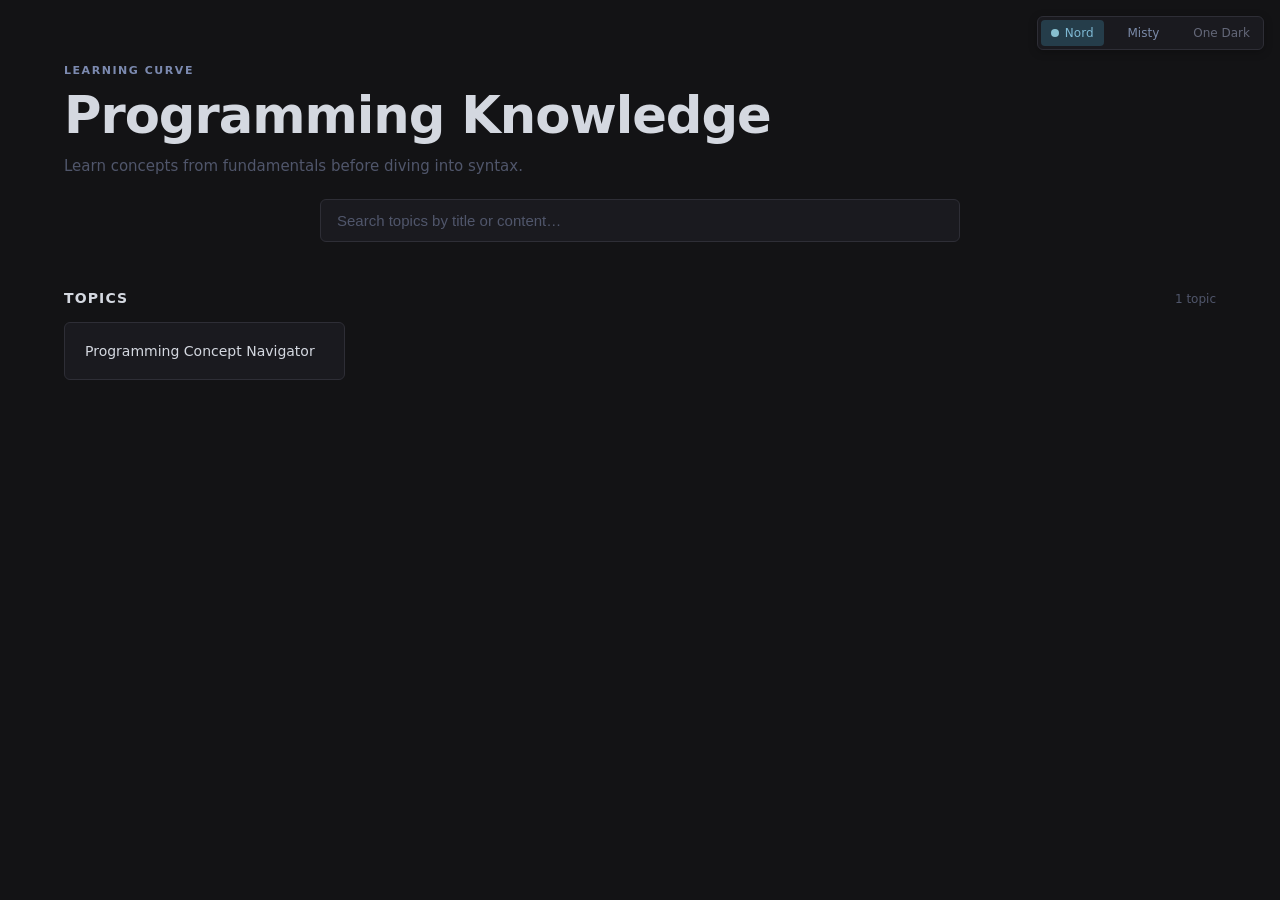
<file: index.html>
<!doctype html>
<html lang="en">
	<head>
		<meta charset="UTF-8" />
		<meta name="viewport" content="width=device-width, initial-scale=1.0" />

		<title>Learning Curve</title>

		<link rel="stylesheet" href="./style.css" />

		<!-- Service Worker: makes the theme switcher global across all pages -->
		<script>
			if ("serviceWorker" in navigator) {
				navigator.serviceWorker.register("./sw.js").catch(function () {});
			}
		</script>
	</head>

	<body>
		<header class="hero">
			<p class="eyebrow">LEARNING CURVE</p>

			<h1>Programming Knowledge</h1>

			<p class="description">
				Learn concepts from fundamentals before diving into syntax.
			</p>
			<input
				id="search-input"
				class="search-bar"
				type="text"
				placeholder="Search topics by title or content…"
				autocomplete="off"
			/>
		</header>

		<main>
			<section>
				<div class="section-header">
					<h2>Topics</h2>
					<span id="topic-count">0 topics</span>
				</div>
				<div id="topics" class="topics">
					<!-- Topics are generated by JavaScript -->
				</div>
				<div id="no-results" class="no-results"></div>
			</section>
		</main>

		<script src="./script.js"></script>
		<script src="./theme.js"></script>
		</body>
</html>
</file>
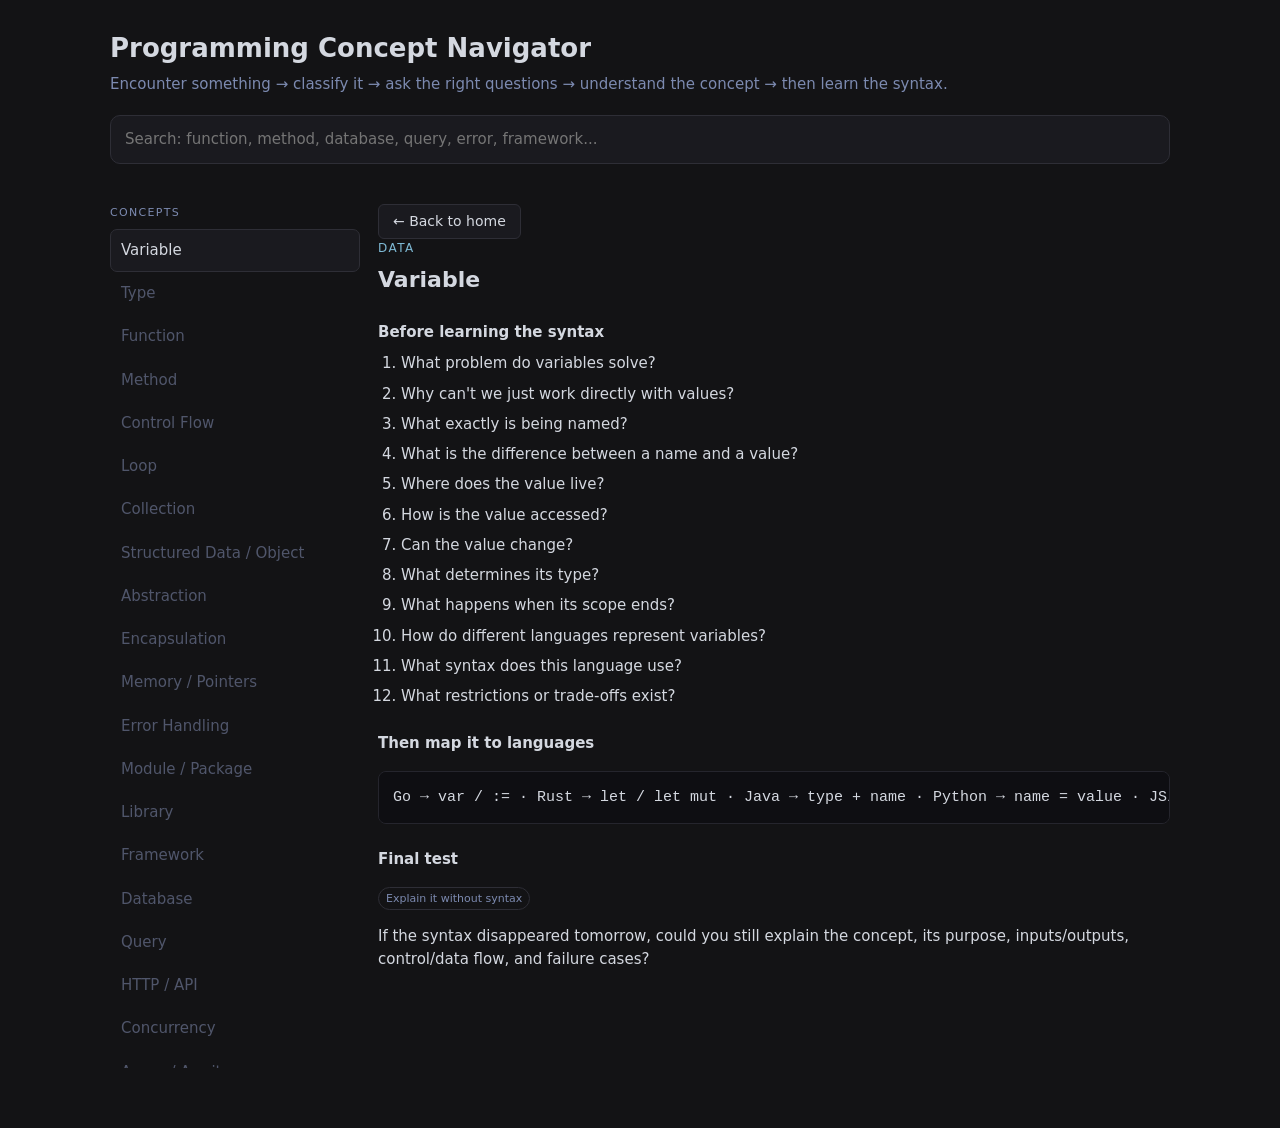
<file: topics/programming-fundamentals/programming-fundamentals.html>
<!doctype html>
<html lang="en">
	<head>
		<meta charset="utf-8" />
		<meta name="viewport" content="width=device-width,initial-scale=1" />
		<title>Programming Concept Navigator</title>
		<style>
			:root {
				--radius: 10px;
			}
			* {
				box-sizing: border-box;
			}
			html {
				scrollbar-width: thin;
				scrollbar-color: var(--border) transparent;
			}

			::-webkit-scrollbar {
				width: 6px;
			}

			::-webkit-scrollbar-track {
				background: transparent;
			}

			::-webkit-scrollbar-thumb {
				background: var(--border);
				border-radius: 0;
			}

			::-webkit-scrollbar-thumb:hover {
				background: var(--faint);
			}
			body {
				margin: 0;
				background: var(--bg);
				color: var(--text);
				font:
					15px/1.55 system-ui,
					-apple-system,
					Segoe UI,
					sans-serif;
			}
			button,
			input {
				font: inherit;
			}
			.app {
				max-width: 1100px;
				margin: auto;
				padding: 28px 20px 60px;
			}
			header {
				margin-bottom: 22px;
			}
			h1 {
				font-size: 26px;
				margin: 0 0 5px;
			}
			.subtitle {
				color: var(--muted);
				margin: 0;
			}
			.search {
				width: 100%;
				background: var(--panel);
				border: 1px solid var(--border);
				color: var(--text);
				padding: 12px 14px;
				border-radius: var(--radius);
				outline: none;
				margin: 18px 0;
			}
			.search:focus {
				border-color: var(--accent2);
			}
			.layout {
				display: grid;
				grid-template-columns: 250px 1fr;
				gap: 18px;
			}
			nav {
				position: sticky;
				top: 18px;
				align-self: start;
				max-height: calc(100vh - 36px);
				overflow: auto;
			}
			.nav-title {
				font-size: 11px;
				color: var(--muted);
				text-transform: uppercase;
				letter-spacing: 0.12em;
				margin: 0 0 8px;
			}
			.nav button {
				width: 100%;
				text-align: left;
				background: none;
				border: 1px solid transparent;
				color: var(--faint);
				padding: 9px 10px;
				border-radius: 7px;
				cursor: pointer;
			}
			.nav button:hover,
			.nav button.active {
				background: var(--panel);
				color: var(--text);
				border-color: var(--border);
			}
			main {
				min-width: 0;
			}

			.eyebrow {
				color: var(--accent);
				font-size: 12px;
				text-transform: uppercase;
				letter-spacing: 0.12em;
			}
			h2 {
				font-size: 22px;
				margin: 5px 0 20px;
			}
			h3 {
				font-size: 15px;
				margin: 24px 0 8px;
			}
			ol {
				padding-left: 23px;
				margin-top: 8px;
			}
			li {
				margin: 7px 0;
			}
			code {
				background: var(--code-bg);
				padding: 2px 5px;
				border-radius: 4px;
			}
			pre {
				background: var(--code-bg);
				border: 1px solid var(--code-border);
				padding: 14px;
				overflow: auto;
				border-radius: 8px;
				color: var(--code-text);
			}
			.flow {
				display: grid;
				gap: 8px;
				margin: 15px 0;
			}
			.step {
				background: var(--panel2);
				border: 1px solid var(--border);
				padding: 12px;
				border-radius: 8px;
			}
			.step strong {
				display: block;
				margin-bottom: 2px;
			}
			.arrow {
				text-align: center;
				color: var(--muted);
			}
			.badge {
				display: inline-block;
				border: 1px solid var(--border);
				color: var(--muted);
				padding: 2px 7px;
				border-radius: 99px;
				font-size: 11px;
			}
			.empty {
				padding: 50px;
				text-align: center;
				color: var(--muted);
				display: none;
			}
			@media (max-width: 760px) {
				.layout {
					grid-template-columns: 1fr;
				}
				.nav {
					position: static;
				}
				.nav button {
					display: inline-block;
					width: auto;
				}
				.card {
					padding: 17px;
				}
			}
		</style>
		<link rel="stylesheet" href="../../themes.css" />
		<script src="../../theme.js"></script>
		</head>
	<body>
		<div class="app">
			<header>
				<h1>Programming Concept Navigator</h1>
				<p class="subtitle">
					Encounter something → classify it → ask the right questions →
					understand the concept → then learn the syntax.
				</p>
				<input
					id="search"
					class="search"
					placeholder="Search: function, method, database, query, error, framework..."
				/>
			</header>

			<div class="layout">
				<nav class="nav" id="nav">
					<div class="nav-title">Concepts</div>
				</nav>

				<main>
					<div id="content"></div>
					<div id="empty" class="empty">No matching concept.</div>
				</main>
			</div>
		</div>
		<script>
			const concepts = [
				[
					"Variable",
					"Data",
					[
						"What problem do variables solve?",
						"Why can't we just work directly with values?",
						"What exactly is being named?",
						"What is the difference between a name and a value?",
						"Where does the value live?",
						"How is the value accessed?",
						"Can the value change?",
						"What determines its type?",
						"What happens when its scope ends?",
						"How do different languages represent variables?",
						"What syntax does this language use?",
						"What restrictions or trade-offs exist?",
					],
				],
				[
					"Type",
					"Data",
					[
						"What problem do types solve?",
						"Why does the program need to know the kind of a value?",
						"What does a type actually describe?",
						"What values can this type represent?",
						"What operations are allowed?",
						"What operations are invalid?",
						"When is the type checked?",
						"Can the type change during execution?",
						"Who defines the type?",
						"How do different languages implement types?",
						"What syntax represents the type?",
						"What are the trade-offs of this type system?",
					],
				],
				[
					"Function",
					"Behavior",
					[
						"What problem do functions solve?",
						"Why separate behavior into functions?",
						"What is a function conceptually?",
						"What are its inputs?",
						"What processing does it perform?",
						"What does it return?",
						"Who calls it?",
						"What happens when it is called?",
						"What happens when it finishes?",
						"What happens if it fails?",
						"How do different languages define functions?",
						"What syntax does this language use?",
						"What are the limitations or trade-offs?",
					],
				],
				[
					"Method",
					"Behavior",
					[
						"What problem does a method solve?",
						"How is a method different from a function?",
						"What object or type is the method associated with?",
						"What is the receiver or owner?",
						"What data can the method access?",
						"Who can call it?",
						"How does the call reach the method?",
						"Does it modify the object's state?",
						"What does it return?",
						"How do different languages implement methods?",
						"What syntax does this language use?",
						"What design trade-offs exist?",
					],
				],
				[
					"Control Flow",
					"Control",
					[
						"What problem does control flow solve?",
						"Why can't a program simply execute everything sequentially?",
						"What determines the next statement?",
						"What decisions can the program make?",
						"What can repeat?",
						"What can terminate early?",
						"Where can execution branch?",
						"Where does execution rejoin?",
						"What happens in every possible branch?",
						"What happens if a condition is unexpected?",
						"How do languages represent branching and repetition?",
						"What syntax does this language use?",
						"What are the readability and complexity trade-offs?",
					],
				],
				[
					"Loop",
					"Control",
					[
						"What problem does repetition solve?",
						"Why is repeating code manually a problem?",
						"What determines whether another iteration happens?",
						"What is the initial state?",
						"What changes after each iteration?",
						"What is the termination condition?",
						"Can it execute zero times?",
						"Can it execute forever?",
						"What happens to state between iterations?",
						"How does the program exit the loop?",
						"How do languages implement loops?",
						"What syntax does this language use?",
						"What are the performance and readability trade-offs?",
					],
				],
				[
					"Collection",
					"Data",
					[
						"What problem does a collection solve?",
						"Why store multiple values together?",
						"Is the data ordered?",
						"How is an element identified?",
						"How is an element accessed?",
						"Can elements be added or removed?",
						"Can duplicate values exist?",
						"How is the collection traversed?",
						"What happens when accessing missing data?",
						"What are the memory and performance characteristics?",
						"What collection types does the language provide?",
						"What syntax does this language use?",
						"When should each collection type be used?",
					],
				],
				[
					"Structured Data / Object",
					"Data",
					[
						"What problem does structured data solve?",
						"Why group multiple values together?",
						"What does one instance represent?",
						"What fields or properties does it contain?",
						"What types do those fields have?",
						"Who creates an instance?",
						"Who can access or modify its fields?",
						"How does it behave?",
						"Can it contain methods?",
						"What happens when data is missing or invalid?",
						"How do languages model structured data?",
						"What syntax does this language use?",
						"What are the design trade-offs?",
					],
				],
				[
					"Abstraction",
					"Design",
					[
						"What complexity are we trying to hide?",
						"Why should that complexity be hidden?",
						"What does the caller actually need to know?",
						"What implementation details can remain hidden?",
						"What interface or boundary is exposed?",
						"What behavior does the abstraction promise?",
						"Who defines the abstraction?",
						"Who consumes it?",
						"What happens when the implementation changes?",
						"How do languages implement abstraction?",
						"What mechanisms does this language use?",
						"What are the costs of abstraction?",
					],
				],
				[
					"Encapsulation",
					"Design",
					[
						"What state needs protection?",
						"Why shouldn't everything be directly accessible?",
						"Who should be allowed to access the state?",
						"Who should be allowed to modify it?",
						"What operations are exposed?",
						"What implementation details are hidden?",
						"Where is the access boundary?",
						"What happens when invalid state is attempted?",
						"How do languages control visibility?",
						"What syntax does this language use?",
						"What are the trade-offs?",
					],
				],
				[
					"Memory / Pointers",
					"Memory",
					[
						"Why does a program need memory?",
						"What is a value?",
						"Where is the value stored?",
						"What is an address?",
						"What is a reference to a value?",
						"Who allocates the memory?",
						"Who owns it?",
						"How long does it live?",
						"Who releases it?",
						"What happens if memory is accessed incorrectly?",
						"How do different languages manage memory?",
						"What syntax represents memory or reference concepts?",
						"What are the safety and performance trade-offs?",
					],
				],
				[
					"Error Handling",
					"Reliability",
					[
						"What problem does failure create?",
						"Why can this operation fail?",
						"What exactly counts as an error?",
						"How is failure represented?",
						"Who detects the failure?",
						"How does the failure travel?",
						"Who decides what to do?",
						"Can the operation recover?",
						"Can it be retried?",
						"What happens if nobody handles it?",
						"How do different languages implement failure?",
						"What syntax does this language use?",
						"What are the trade-offs?",
					],
				],
				[
					"Module / Package",
					"Organization",
					[
						"What problem does this solve?",
						"Why can't all code live in one file?",
						"What code belongs together?",
						"What does this module own?",
						"What does it expose?",
						"What does it hide?",
						"Who can import or use it?",
						"How are dependencies connected?",
						"What happens if modules depend on each other?",
						"How does the language resolve or import them?",
						"What syntax does this language use?",
						"What architectural trade-offs exist?",
					],
				],
				[
					"Library",
					"Ecosystem",
					[
						"What problem does this library solve?",
						"Why use it instead of writing the functionality myself?",
						"What functionality does it provide?",
						"What does it expose?",
						"What does it hide internally?",
						"How do I install it?",
						"How do I import or use it?",
						"What dependencies does it have?",
						"Who maintains it?",
						"What happens if the library changes or breaks?",
						"How does the language ecosystem manage libraries?",
						"What is the usage syntax?",
						"What are the dependency, security, and maintenance trade-offs?",
					],
				],
				[
					"Framework",
					"Ecosystem",
					[
						"What problem does this framework solve?",
						"Why isn't a library enough?",
						"What does the framework control?",
						"What does my application control?",
						"Who calls whom?",
						"What lifecycle does it provide?",
						"What conventions does it impose?",
						"How do I extend or customize it?",
						"What happens when I need something outside its conventions?",
						"What does the framework provide versus what I build?",
						"How does this language implement framework behavior?",
						"What syntax or configuration does it require?",
						"What are the lock-in and complexity trade-offs?",
					],
				],
				[
					"Database",
					"Persistence",
					[
						"What problem does a database solve?",
						"Why isn't normal program memory enough?",
						"Why isn't a file enough?",
						"What data needs to persist?",
						"How is the data organized?",
						"How is data identified?",
						"How is data retrieved?",
						"How is data changed?",
						"How is consistency maintained?",
						"What happens when multiple users access it?",
						"What happens when something fails halfway?",
						"How does this database model data?",
						"How do different databases approach the same problem?",
						"What are the performance, consistency, and scaling trade-offs?",
					],
				],
				[
					"Query",
					"Persistence",
					[
						"What information am I asking for?",
						"From where?",
						"What data should be included?",
						"What data should be excluded?",
						"How should results be filtered?",
						"How should results be ordered?",
						"How should multiple data sources be combined?",
						"How should the result be grouped?",
						"What does the database actually execute?",
						"What indexes can help?",
						"What happens if the query is expensive?",
						"How does another database express the same request?",
						"What syntax does this database use?",
						"What are the correctness and performance trade-offs?",
					],
				],
				[
					"HTTP / API",
					"Communication",
					[
						"What problem does communication between programs create?",
						"Who is the client?",
						"Who is the server?",
						"What resource or action is being requested?",
						"What does the request contain?",
						"How does the server process it?",
						"What does the server return?",
						"How is success represented?",
						"How is failure represented?",
						"What happens if the network fails?",
						"How is authentication handled?",
						"How do different languages and frameworks implement HTTP?",
						"What syntax or API does this framework provide?",
						"What are the security and performance trade-offs?",
					],
				],
				[
					"Concurrency",
					"Execution",
					[
						"What problem does concurrency solve?",
						"What is the difference between concurrency and parallelism?",
						"Which tasks can make progress independently?",
						"What data do they share?",
						"What happens when they access shared data?",
						"How do they communicate?",
						"How are they synchronized?",
						"What can race?",
						"What can deadlock?",
						"How does cancellation work?",
						"How do different languages implement concurrency?",
						"What syntax or primitives does this language use?",
						"What are the performance and complexity trade-offs?",
					],
				],
				[
					"Async / Await",
					"Execution",
					[
						"What problem does asynchronous programming solve?",
						"Which operations are slow or waiting-bound?",
						"What happens while the program waits?",
						"How is completion represented?",
						"How does execution resume?",
						"What does an async function return?",
						"What happens when the async operation fails?",
						"Can operations run concurrently?",
						"How is cancellation handled?",
						"How do different languages implement asynchronous execution?",
						"What runtime mechanism is underneath?",
						"What syntax does this language use?",
						"What are the trade-offs?",
					],
				],
				[
					"Generics",
					"Types",
					[
						"What problem do generics solve?",
						"What part of the code stays the same?",
						"What part changes by type?",
						"Why not duplicate the code for every type?",
						"What type constraints are possible?",
						"When is type correctness checked?",
						"How is generic code instantiated or represented?",
						"What happens with invalid type arguments?",
						"How do different languages implement generics?",
						"What syntax does this language use?",
						"How does it affect runtime performance?",
						"What are the readability and complexity trade-offs?",
					],
				],
				[
					"Interface / Trait",
					"Design",
					[
						"What problem does an interface or trait solve?",
						"What behavior is being described?",
						"What must an implementation provide?",
						"Who defines the contract?",
						"Who consumes the contract?",
						"Does the caller care about the concrete type?",
						"How is compatibility determined?",
						"Can behavior have a default implementation?",
						"What happens when a required behavior is missing?",
						"How do different languages implement this idea?",
						"What syntax does this language use?",
						"What are the flexibility and complexity trade-offs?",
					],
				],
			];

			const codeQuestions = [
				"What is this block trying to accomplish?",
				"What enters this block?",
				"What leaves this block?",
				"What state or data does it read?",
				"What state or data does it change?",
				"What are the steps executed?",
				"In what order do they execute?",
				"Where can execution branch?",
				"What are all possible outcomes?",
				"What happens in the success/normal case?",
				"What happens in the failure/abnormal case?",
				"Who handles the failure?",
				"What assumptions does this code make?",
				"What dependencies does it use?",
				"What happens outside this block?",
				"Why was this implementation chosen?",
				"How would another language express the same logic?",
				"What part is language syntax?",
				"What part is the actual programming concept?",
				"Can I explain it without looking at the code?",
			];

			const langMap = {
				Variable:
					"Go → var / := · Rust → let / let mut · Java → type + name · Python → name = value · JS/TS → let / const",
				Function:
					"Go → func · Rust → fn · Java → method · Python → def · JS/TS → function / arrow function",
				Method:
					"Go → receiver methods · Rust → impl · Java → methods · Python → class methods · JS/TS → object/class methods",
				"Error Handling":
					"Go → error values · Rust → Result<T,E> · Java → exceptions · Python → exceptions · JS/TS → throw / try-catch · C → return codes / errno",
				"Module / Package":
					"Go → packages · Rust → modules/crates · Java → packages/modules · Python → modules/packages · JS/TS → import/export",
				Library:
					"Package managers and module systems connect reusable code to an application.",
				Framework:
					"Frameworks typically own more of the application lifecycle than libraries do.",
				Database:
					"PostgreSQL/MySQL → relational · MongoDB → document · Redis → in-memory data store",
				Query:
					"SQL → SELECT/INSERT/UPDATE/DELETE · MongoDB → document operations · Redis → commands",
				"HTTP / API":
					"HTTP request/response · REST · RPC · framework-specific routing/handlers",
				Generics:
					"Go → type parameters · Rust → generics + trait bounds · Java → generics · C++ → templates · TypeScript → generics",
				"Interface / Trait":
					"Go → interface · Rust → trait · Java → interface · Python → Protocol/ABC · TypeScript → interface",
			};

			function renderNav(filter = "") {
				const nav = document.getElementById("nav");
				nav.innerHTML = '<div class="nav-title">Concepts</div>';
				concepts
					.filter(
						(c) =>
							c[0].toLowerCase().includes(filter.toLowerCase()) ||
							c[1].toLowerCase().includes(filter.toLowerCase()),
					)
					.forEach((c, i) => {
						const b = document.createElement("button");
						b.textContent = c[0];
						b.dataset.i = i;
						b.onclick = () => showConcept(i);
						nav.appendChild(b);
					});
				const cb = document.createElement("button");
				cb.textContent = "Code Block →";
				cb.dataset.code = "1";
				cb.onclick = showCode;
				nav.appendChild(cb);
			}
			function showConcept(i) {
				const [name, cat, qs] = concepts[i];
				document.getElementById("empty").style.display = "none";
				const content = document.getElementById("content");
				content.innerHTML = `
    <section class="card">
      <div class="eyebrow">${cat}</div>
      <h2>${name}</h2>
      <h3>Before learning the syntax</h3>
      <ol>${qs.map((q) => `<li>${q}</li>`).join("")}</ol>
      ${langMap[name] ? `<h3>Then map it to languages</h3><pre>${langMap[name]}</pre>` : ""}
      <h3>Final test</h3>
      <p><span class="badge">Explain it without syntax</span></p>
      <p>If the syntax disappeared tomorrow, could you still explain the concept, its purpose, inputs/outputs, control/data flow, and failure cases?</p>
    </section>`;
				setActive(i, false);
			}
			function showCode() {
				document.getElementById("empty").style.display = "none";
				document.getElementById("content").innerHTML = `
  <section class="card">
    <div class="eyebrow">Implementation</div>
    <h2>Code Block</h2>
    <p>Use this after you have identified what the code is about. Do not start by explaining every symbol.</p>
    <ol>${codeQuestions.map((q) => `<li>${q}</li>`).join("")}</ol>
    <h3>Separate these three layers</h3>
    <div class="flow">
      <div class="step"><strong>Syntax</strong> What does the language notation mean?</div>
      <div class="arrow">↓</div>
      <div class="step"><strong>Concept</strong> What general programming idea is being implemented?</div>
      <div class="arrow">↓</div>
      <div class="step"><strong>Behavior</strong> What actually happens at runtime?</div>
    </div>
    <h3>Final test</h3>
    <p>Explain the block in plain language, trace one concrete input through it, then recreate the logic without looking at the original.</p>
  </section>`;
				setActive(-1, true);
			}
			function setActive(i, isCode) {
				document.querySelectorAll(".nav button").forEach((b, n) => {
					b.classList.toggle(
						"active",
						isCode ? b.dataset.code === "1" : Number(b.dataset.i) === i,
					);
				});
			}
			document;
			document
				.getElementById("search")
				.addEventListener("input", (e) => renderNav(e.target.value));
			renderNav();
			showConcept(0);
		</script>
	</body>
</html>
</file>
<file: style.css>
/* ============================================================
   Landing page — bento grid layout, matte finish.
   All colours via [data-theme] tokens.
   See themes.css for palettes: nord | misty | onedark
   ============================================================ */

* {
  box-sizing: border-box;
}

html {
  scrollbar-width: thin;
  scrollbar-color: var(--border) transparent;
}

::-webkit-scrollbar {
  width: 6px;
}

::-webkit-scrollbar-track {
  background: transparent;
}

::-webkit-scrollbar-thumb {
  background: var(--border);
  border-radius: 0;
}

::-webkit-scrollbar-thumb:hover {
  background: var(--faint);
}

body {
  margin: 0;
  min-height: 100vh;
  overflow-x: hidden;
  font-family: var(--font-sans);
  background: var(--bg);
  color: var(--text);
}

/* ============================================================
   Hero
   ============================================================ */

.hero {
  max-width: 1200px;
  margin: 0 auto;
  padding: 64px 24px 32px;
}

.eyebrow {
  margin: 0 0 10px;
  font-size: 11px;
  font-weight: 600;
  letter-spacing: 0.14em;
  text-transform: uppercase;
  color: var(--muted);
}

h1 {
  margin: 0;
  font-size: clamp(32px, 4vw, 52px);
  font-weight: 600;
  line-height: 1.1;
  letter-spacing: -0.02em;
}

.description {
  max-width: 560px;
  margin: 12px 0 20px;
  color: var(--faint);
  line-height: 1.55;
  font-size: 15px;
}

/* ============================================================
   Search
   ============================================================ */

.search-bar {
  display: block;
  width: 100%;
  max-width: 640px;
  margin: 0 auto 16px;
  padding: 12px 16px;
  font-size: 15px;
  background: var(--panel);
  border: 1px solid var(--border);
  color: var(--text);
  border-radius: var(--radius-sm);
  outline: none;
  transition: border-color 150ms ease, box-shadow 150ms ease;
}

.search-bar::placeholder {
  color: var(--faint);
}

.search-bar:focus {
  border-color: var(--accent-2);
  box-shadow: 0 0 0 3px var(--accent-soft);
}

/* ============================================================
   Main layout
   ============================================================ */

main {
  max-width: 1200px;
  margin: 0 auto;
  padding: 0 24px 80px;
}

.section-header {
  display: flex;
  align-items: baseline;
  justify-content: space-between;
  margin-bottom: 16px;
}

.section-header h2 {
  margin: 0;
  font-size: 14px;
  font-weight: 600;
  letter-spacing: 0.08em;
  text-transform: uppercase;
}

#topic-count {
  color: var(--faint);
  font-size: 12px;
}

/* ============================================================
   Bento grid
   ============================================================ */

.topics {
  display: grid;
  grid-template-columns: repeat(auto-fill, minmax(280px, 1fr));
  gap: 10px;
}

/* Featured card: span 2 columns */
.topics .topic-card.featured {
  grid-column: span 2;
  padding: 22px 24px;
}

.topics .topic-card.featured .topic-title {
  font-size: 18px;
}

/* Large card: 2x2 bento block */
.topics .topic-card.large {
  grid-column: span 2;
  display: grid;
  grid-template-rows: 1fr 1fr;
  grid-template-columns: 1fr 1fr;
  gap: 10px;
}

.topics .topic-card.large .card-left  { grid-row: 1; grid-column: 1; }
.topics .topic-card.large .card-right { grid-row: 1; grid-column: 2; }
.topics .topic-card.large .card-full  { grid-row: 2; grid-column: 1 / -1; }

/* ---------- Topic card ---------- */

.topic-card {
  display: block;
  padding: 18px 20px;
  border: 1px solid var(--border);
  background: var(--panel);
  color: var(--text);
  text-decoration: none;
  border-radius: var(--radius-sm);
  transition:
    border-color 150ms ease,
    background 150ms ease,
    transform 120ms ease;
}

.topic-card:hover {
  border-color: var(--accent-2);
  background: var(--hover-bg);
  transform: translateY(-1px);
}

/* Large card sub-cards */
.topics .topic-card.large .card-left,
.topics .topic-card.large .card-right,
.topics .topic-card.large .card-full {
  display: block;
  padding: 14px 16px;
  border: 1px solid var(--border-soft);
  background: var(--panel);
  color: var(--text);
  text-decoration: none;
  border-radius: var(--radius-sm);
  transition: border-color 150ms ease, background 150ms ease;
}

.topics .topic-card.large .card-left:hover,
.topics .topic-card.large .card-right:hover,
.topics .topic-card.large .card-full:hover {
  border-color: var(--accent-2);
  background: var(--hover-bg);
}

/* ---------- Card content ---------- */

.topic-title {
  font-size: 14px;
  font-weight: 500;
  line-height: 1.4;
}

.topic-match {
  display: block;
  margin-top: 6px;
  font-size: 11px;
  color: var(--muted);
}

.topic-card .topic-meta {
  display: flex;
  align-items: center;
  gap: 8px;
  margin-top: 10px;
  font-size: 11px;
  color: var(--faint);
}

.topic-card .topic-meta .badge {
  display: inline-block;
  padding: 2px 7px;
  border-radius: 99px;
  background: var(--accent-soft);
  color: var(--accent);
  font-size: 10px;
  font-weight: 500;
}

/* ---------- No results ---------- */

.no-results {
  margin-top: 24px;
  padding: 32px;
  text-align: center;
  color: var(--faint);
  font-size: 14px;
  background: var(--panel);
  border: 1px dashed var(--border);
  border-radius: var(--radius-sm);
  display: none;
}

/* ============================================================
   Theme switcher — top right pill
   ============================================================ */

.theme-switcher {
  position: fixed;
  top: 16px;
  right: 16px;
  z-index: 100;
  display: flex;
  background: var(--panel);
  border: 1px solid var(--border);
  border-radius: var(--radius-sm);
  padding: 3px;
  overflow: hidden;
  box-shadow: 0 2px 8px rgba(0,0,0,0.25);
}

.theme-btn {
  display: flex;
  align-items: center;
  gap: 6px;
  border: none;
  background: transparent;
  color: var(--faint);
  font: inherit;
  font-size: 12px;
  padding: 6px 10px;
  cursor: pointer;
  border-radius: 4px;
  transition: background 120ms, color 120ms;
  white-space: nowrap;
}

.theme-btn:hover {
  color: var(--text);
  background: var(--hover-bg);
}

.theme-btn.active {
  background: var(--accent-soft);
  color: var(--accent);
}

.theme-btn .dot {
  width: 8px;
  height: 8px;
  border-radius: 50%;
  flex-shrink: 0;
}

[data-theme="nord"]    .theme-btn[data-theme="nord"]    .dot { background: #88c0d0; }
[data-theme="misty"]   .theme-btn[data-theme="misty"]   .dot { background: #3b6cb7; }
[data-theme="onedark"] .theme-btn[data-theme="onedark"] .dot { background: #89b4fa; }
[data-theme="matte"]   .theme-btn[data-theme="matte"]   .dot { background: #a8b4d0; }

/* ============================================================
   Responsive
   ============================================================ */

@media (max-width: 900px) {
  .topics {
    grid-template-columns: repeat(auto-fill, minmax(240px, 1fr));
  }
  .topic-card.featured,
  .topic-card.large {
    grid-column: span 1;
  }
  .topic-card.large {
    display: block;
  }
  .topic-card.large .card-left,
  .topic-card.large .card-right,
  .topic-card.large .card-full {
    display: none;
  }
  .topic-card.large .topic-title {
    font-size: 15px;
  }
}

@media (max-width: 600px) {
  .hero {
    padding-top: 40px;
  }
  h1 {
    font-size: 28px;
  }
  .description {
    font-size: 14px;
  }
  .theme-switcher {
    top: 10px;
    right: 10px;
  }
  .theme-btn .label {
    display: none;
  }
  .topics {
    grid-template-columns: 1fr;
  }
  .topic-card.featured,
  .topic-card.large {
    grid-column: span 1;
  }
}
</file>
<file: themes.css>
/* ============================================================
   Theme tokens — set on <html data-theme="...">
   Themes: nord | misty | onedark
   All dark themes get a matte finish: lifted blacks,
   softer contrast, slightly desaturated surfaces.
   ============================================================ */

/* ---------- Shared primitives ---------- */
:root,
[data-theme] {
  --radius-sm: 6px;
  --radius-md: 10px;
  --radius-lg: 12px;
  --radius: 10px;
  --font-sans: system-ui, -apple-system, "Segoe UI", Roboto, sans-serif;

  /* back button tokens */
  --back-btn-bg: var(--panel);
  --back-btn-border: var(--border);
  --back-btn-text: var(--text);
  --back-btn-hover-bg: var(--panel2);
  --back-btn-hover-border: var(--accent2);
}

/* ---- global back button (auto-injected on every topic page) ---- */
.back-btn {
  display: inline-flex;
  align-items: center;
  gap: 6px;
  padding: 6px 14px;
  background: var(--back-btn-bg);
  color: var(--back-btn-text);
  border: 1px solid var(--back-btn-border);
  border-radius: var(--radius-sm);
  text-decoration: none;
  font-size: 14px;
  font-weight: 500;
  transition: background .15s, border-color .15s, color .15s;
}
.back-btn:hover {
  background: var(--back-btn-hover-bg);
  border-color: var(--back-btn-hover-border);
  color: var(--text);
}

/* ---------- You-are-here breadcrumb (topic pages) ---------- */
.you-are-here {
  position: sticky;
  top: 10px;
  display: flex;
  align-items: center;
  gap: 6px;
  font-size: 12px;
  color: var(--muted);
  margin: 0 0 14px;
  padding: 4px 0;
}
.you-are-here a {
  color: var(--accent2);
  text-decoration: none;
  font-weight: 600;
  transition: color .15s;
}
.you-are-here a:hover {
  color: var(--accent);
  text-decoration: underline;
}
.you-are-here .sep {
  color: var(--faint);
  margin: 0 2px;
}

/* ============================================================
   nord — matte dark
   ============================================================ */
[data-theme="nord"] {
  --bg:          #131315;
  --panel:       #1a1a1f;
  --panel-2:     #202027;
  --panel2:      #202027;
  --border:      #2e2e36;
  --border-soft: #26262e;

  --text:        #d4d8e0;
  --muted:       #7c8ab0;
  --faint:       #50566b;

  --accent:      #7eb9d4;
  --accent-2:    #5580a8;
  --accent2:     #5580a8;
  --accent-soft: #253d4a;

  --hover-bg:    #22222a;

  --code-bg:     #0e0e12;
  --code-border: #25252d;
  --code-text:   #d4d8e0;
}

/* ============================================================
   misty — soft light
   ============================================================ */
[data-theme="misty"] {
  --bg:          #f2f5f9;
  --panel:       #ffffff;
  --panel-2:     #f0f3f8;
  --panel2:      #f0f3f8;
  --border:      #d2dce8;
  --border-soft: #e4ebf2;

  --text:        #1e2838;
  --muted:       #4a6085;
  --faint:       #7a8aa8;

  --accent:      #3660a0;
  --accent-2:    #5880b8;
  --accent2:     #5880b8;
  --accent-soft: #d8e2f2;

  --hover-bg:    #eaf0f8;

  --code-bg:     #eaf0f8;
  --code-border: #c8d6e8;
  --code-text:   #1e2838;
}

/* ============================================================
   onedark — matte deep purple-black
   ============================================================ */
[data-theme="onedark"] {
  --bg:          #191922;
  --panel:       #21212b;
  --panel-2:     #282834;
  --panel2:      #282834;
  --border:      #33333f;
  --border-soft: #292933;

  --text:        #c8ccd8;
  --muted:       #989cb4;
  --faint:       #636778;

  --accent:      #7aa8e8;
  --accent-2:    #9b8de0;
  --accent2:     #9b8de0;
  --accent-soft: #2a2a3d;

  --hover-bg:    #262632;

  --code-bg:     #14141c;
  --code-border: #262632;
  --code-text:   #c8ccd8;
}
</file>
